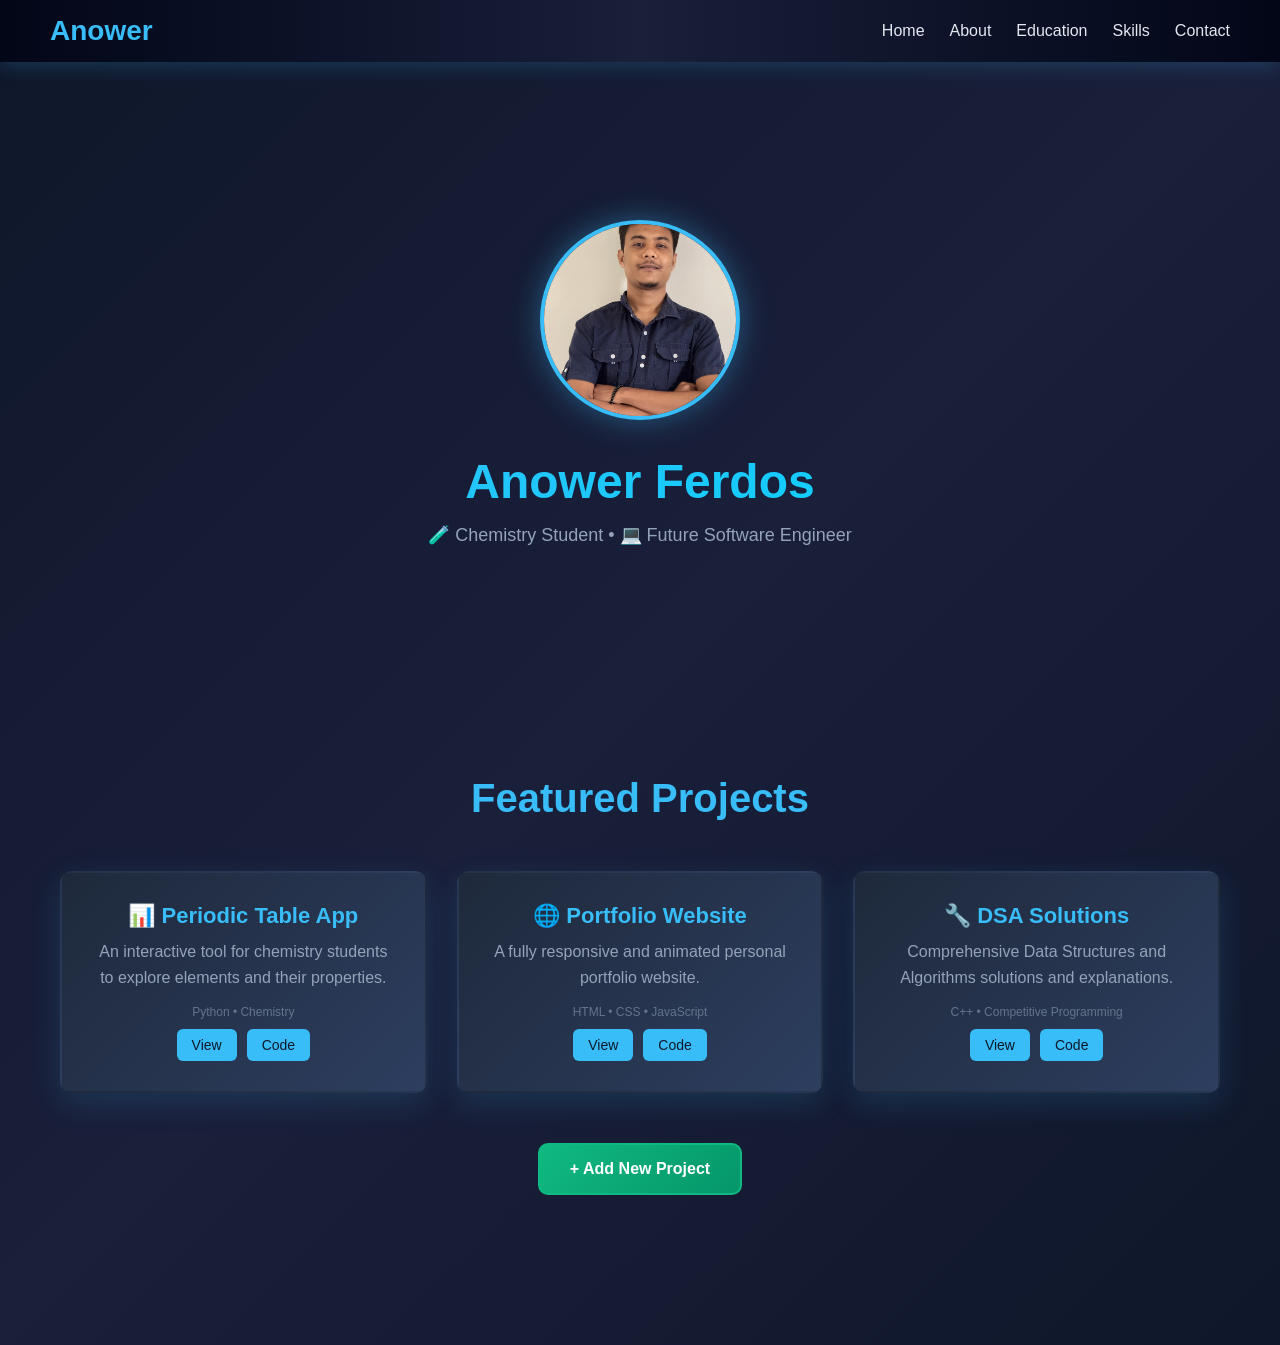
<file: index.html>
<!DOCTYPE html>
<html lang="en">
<head>
<meta charset="UTF-8">
<meta name="viewport" content="width=device-width, initial-scale=1.0">
<title>Anower Ferdos | Home</title>
<link rel="stylesheet" href="style.css">
</head>

<body>

<!-- NAVBAR -->
<nav class="navbar">
    <h2 class="logo">Anower</h2>
    <ul>
        <li><a href="index.html">Home</a></li>
        <li><a href="about.html">About</a></li>
        <li><a href="education.html">Education</a></li>
        <li><a href="skills.html">Skills</a></li>
        <li><a href="contact.html">Contact</a></li>
    </ul>
</nav>

<!-- HOME SECTION -->
<section class="home">
    <a href="https://www.instagram.com/anower_ferdos/" target="_blank">
        <img src="IMG_2143.JPG" class="profile" alt="Anower Ferdos">
    </a>
    <h1>Anower Ferdos</h1>
    <p>🧪 Chemistry Student • 💻 Future Software Engineer</p>
</section>

<!-- PROJECTS SECTION -->
<section id="projects" class="projects">
    <h2>Featured Projects</h2>
    <div class="project-grid">
        <div class="project-card">
            <h3>📊 Periodic Table App</h3>
            <p>An interactive tool for chemistry students to explore elements and their properties.</p>
            <div class="tech">Python • Chemistry</div>
            <div class="links">
                <a href="#" target="_blank">View</a>
                <a href="#" target="_blank">Code</a>
            </div>
        </div>
        
        <div class="project-card">
            <h3>🌐 Portfolio Website</h3>
            <p>A fully responsive and animated personal portfolio website.</p>
            <div class="tech">HTML • CSS • JavaScript</div>
            <div class="links">
                <a href="#" target="_blank">View</a>
                <a href="#" target="_blank">Code</a>
            </div>
        </div>

        <div class="project-card">
            <h3>🔧 DSA Solutions</h3>
            <p>Comprehensive Data Structures and Algorithms solutions and explanations.</p>
            <div class="tech">C++ • Competitive Programming</div>
            <div class="links">
                <a href="#" target="_blank">View</a>
                <a href="#" target="_blank">Code</a>
            </div>
        </div>
    </div>
    
    <!-- ADD NEW PROJECT BUTTON -->
    <button class="add-project-btn" onclick="addNewProject()">+ Add New Project</button>
</section>

<script>
function addNewProject() {
    const projectName = prompt("Enter project name:");
    if (!projectName) return;
    
    const projectDesc = prompt("Enter project description:");
    if (!projectDesc) return;
    
    const projectTech = prompt("Enter technologies used:");
    if (!projectTech) return;
    
    const newCard = document.createElement('div');
    newCard.className = 'project-card';
    newCard.innerHTML = `
        <h3>✨ ${projectName}</h3>
        <p>${projectDesc}</p>
        <div class="tech">${projectTech}</div>
        <div class="links">
            <a href="#" target="_blank">View</a>
            <a href="#" target="_blank">Code</a>
        </div>
    `;
    
    document.querySelector('.project-grid').appendChild(newCard);
    alert("Project added successfully!");
}
</script>

</body>
</html>
</file>
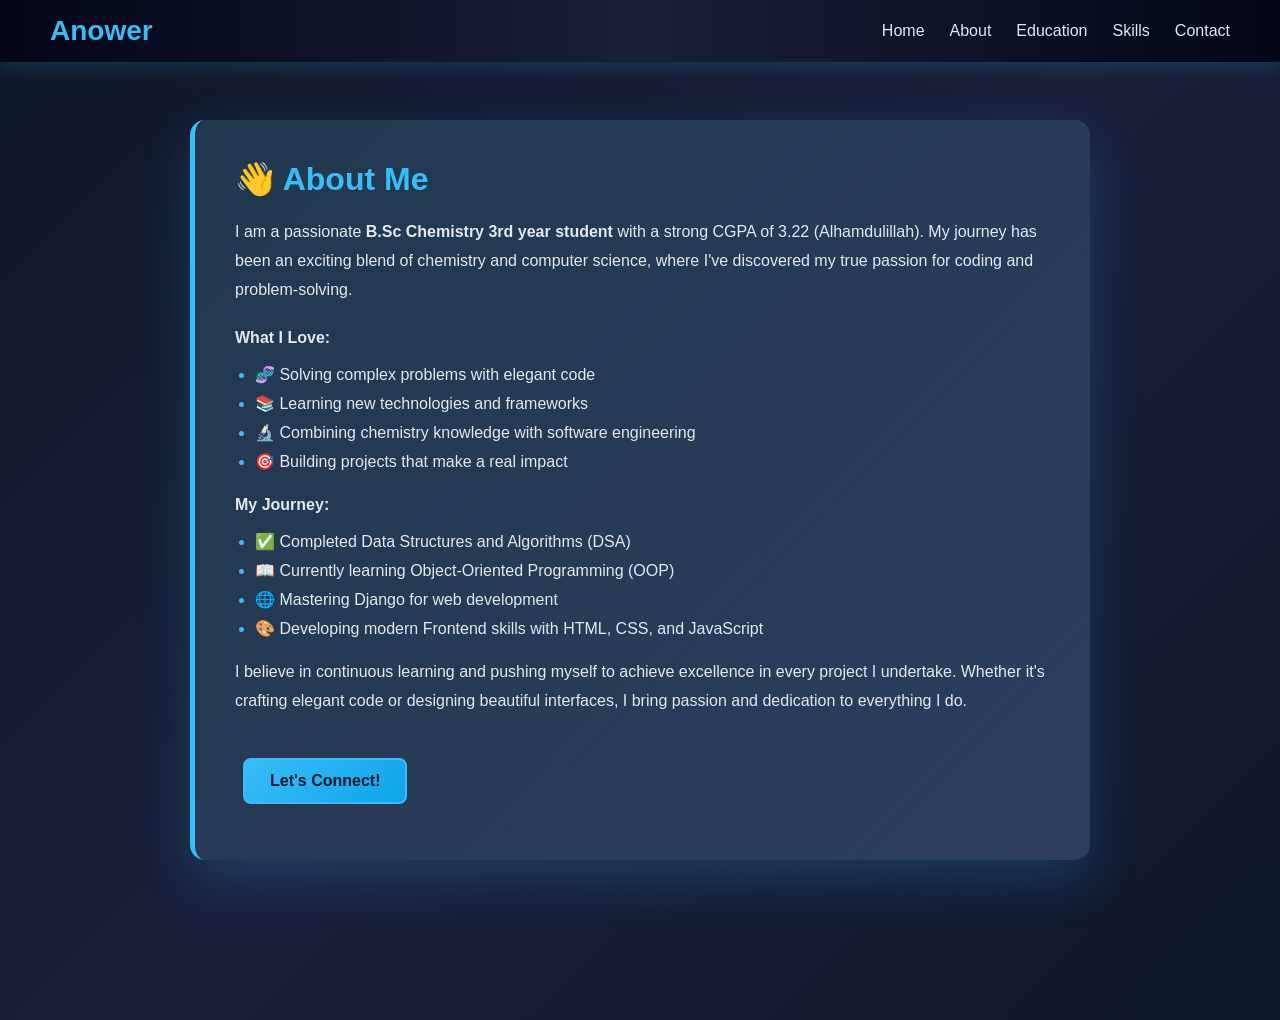
<file: about.html>
<!DOCTYPE html>
<html lang="en">
<head>
<meta charset="UTF-8">
<meta name="viewport" content="width=device-width, initial-scale=1.0">
<title>About - Anower Ferdos</title>
<link rel="stylesheet" href="style.css">
</head>

<body>

<!-- NAVBAR -->
<nav class="navbar">
    <h2 class="logo">Anower</h2>
    <ul>
        <li><a href="index.html">Home</a></li>
        <li><a href="about.html">About</a></li>
        <li><a href="education.html">Education</a></li>
        <li><a href="skills.html">Skills</a></li>
        <li><a href="contact.html">Contact</a></li>
    </ul>
</nav>

<!-- ABOUT SECTION -->
<div class="card">
    <h2>👋 About Me</h2>
    
    <p>
        I am a passionate <strong>B.Sc Chemistry 3rd year student</strong> with a strong CGPA of 3.22 (Alhamdulillah). 
        My journey has been an exciting blend of chemistry and computer science, where I've discovered my true passion for coding and problem-solving.
    </p>

    <p style="margin-top:20px;">
        <strong>What I Love:</strong>
    </p>
    <ul>
        <li>🧬 Solving complex problems with elegant code</li>
        <li>📚 Learning new technologies and frameworks</li>
        <li>🔬 Combining chemistry knowledge with software engineering</li>
        <li>🎯 Building projects that make a real impact</li>
    </ul>

    <p style="margin-top:20px;">
        <strong>My Journey:</strong>
    </p>
    <ul>
        <li>✅ Completed Data Structures and Algorithms (DSA)</li>
        <li>📖 Currently learning Object-Oriented Programming (OOP)</li>
        <li>🌐 Mastering Django for web development</li>
        <li>🎨 Developing modern Frontend skills with HTML, CSS, and JavaScript</li>
    </ul>

    <p style="margin-top:20px;">
        I believe in continuous learning and pushing myself to achieve excellence in every project I undertake. 
        Whether it's crafting elegant code or designing beautiful interfaces, I bring passion and dedication to everything I do.
    </p>

    <div style="margin-top:30px;">
        <a href="contact.html" class="btn">Let's Connect!</a>
    </div>
</div>

</body>
</html>
</file>
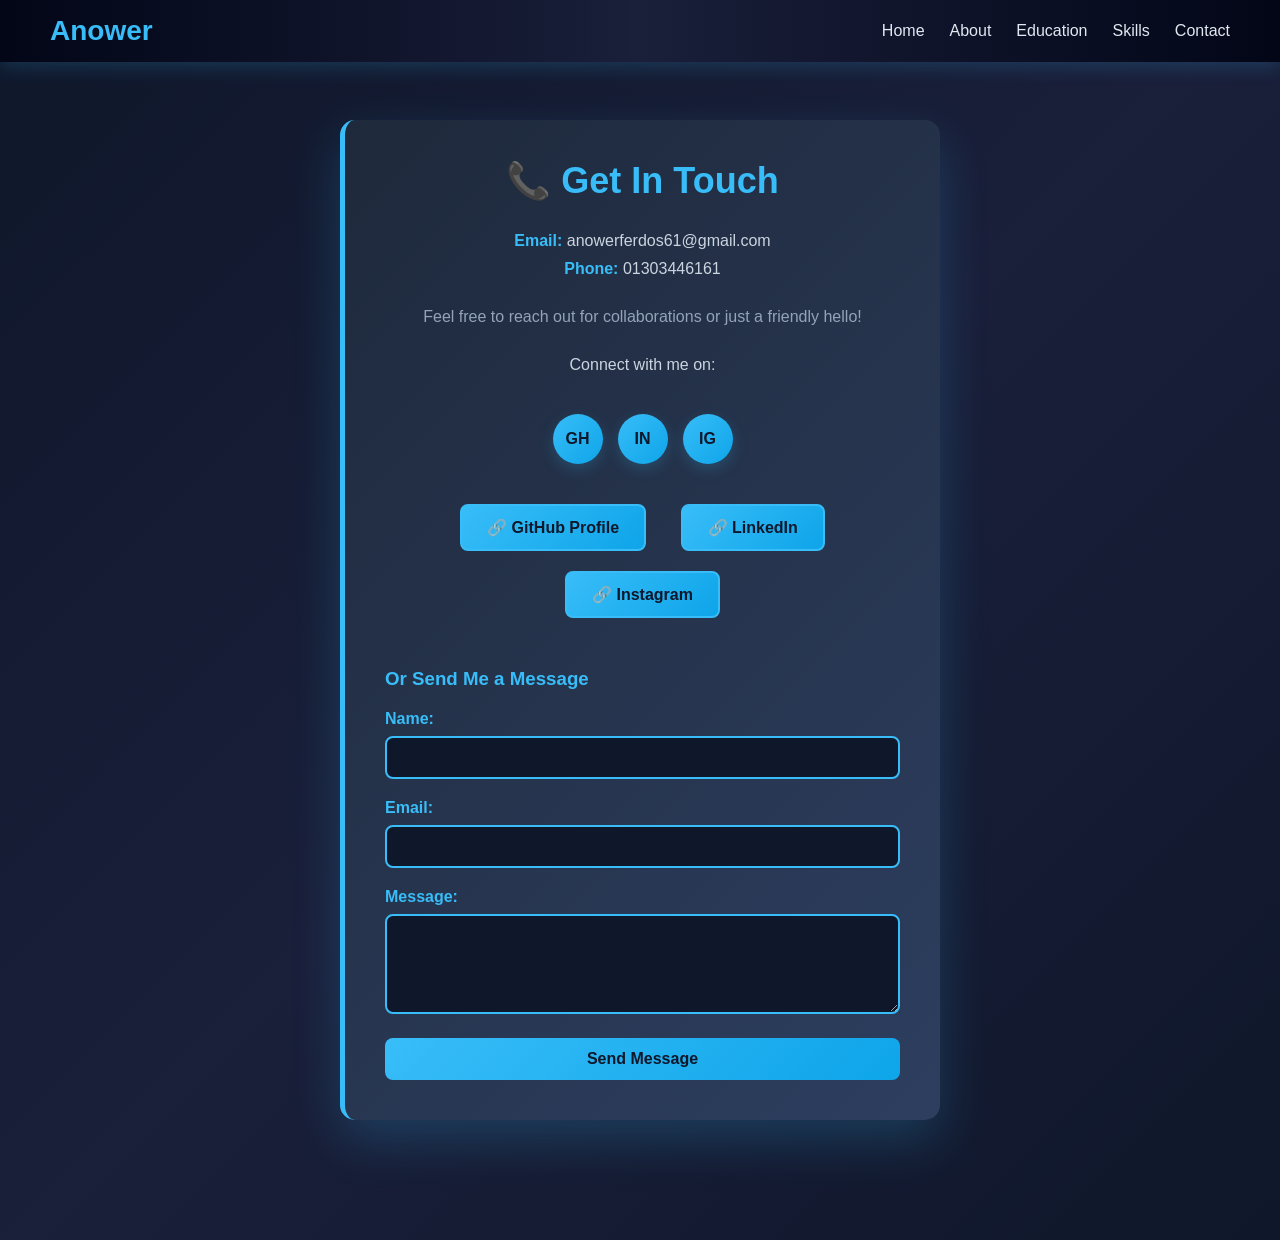
<file: contact.html>
<!DOCTYPE html>
<html lang="en">
<head>
<meta charset="UTF-8">
<meta name="viewport" content="width=device-width, initial-scale=1.0">
<title>Contact - Anower Ferdos</title>
<link rel="stylesheet" href="style.css">
<style>
    .contact-container {
        max-width:600px;
        margin:120px auto;
        padding:40px;
        background: linear-gradient(135deg, #1e293b 0%, #2d3e5f 100%);
        border-radius:15px;
        box-shadow: 0 20px 50px rgba(56, 189, 248, 0.2);
        animation: fadeInUp 0.8s ease;
        border-left:5px solid #38bdf8;
        text-align:center;
    }

    .contact-container h2 {
        color:#38bdf8;
        margin-bottom:30px;
        font-size:36px;
    }

    .contact-info {
        margin-bottom:25px;
    }

    .contact-info p {
        color:#cbd5e1;
        font-size:16px;
        margin:10px 0;
    }

    .contact-info strong {
        color:#38bdf8;
        font-weight:600;
    }

    .social-links {
        display:flex;
        justify-content:center;
        flex-wrap:wrap;
        gap:15px;
        margin-top:40px;
    }

    .social-links a {
        display:flex;
        align-items:center;
        justify-content:center;
        width:50px;
        height:50px;
        background: linear-gradient(135deg, #38bdf8, #0ea5e9);
        color:#0f172a;
        text-decoration:none;
        border-radius:50%;
        font-weight:600;
        transition:0.3s;
        box-shadow: 0 5px 15px rgba(56, 189, 248, 0.2);
    }

    .social-links a:hover {
        transform:scale(1.15) rotate(5deg);
        box-shadow: 0 10px 30px rgba(56, 189, 248, 0.4);
    }

    .link-btn {
        display:inline-block;
        margin:10px 15px;
        padding:12px 25px;
        background: linear-gradient(135deg, #38bdf8, #0ea5e9);
        color:#0f172a;
        text-decoration:none;
        border-radius:8px;
        font-weight:600;
        transition:0.3s;
        border:2px solid #38bdf8;
    }

    .link-btn:hover {
        transform:translateY(-5px);
        box-shadow: 0 10px 30px rgba(56, 189, 248, 0.4);
    }

    .contact-form {
        margin-top:40px;
        text-align:left;
    }

    .form-group {
        margin-bottom:20px;
    }

    .form-group label {
        display:block;
        color:#38bdf8;
        margin-bottom:8px;
        font-weight:600;
    }

    .form-group input,
    .form-group textarea {
        width:100%;
        padding:12px;
        background:#0f172a;
        border:2px solid #38bdf8;
        border-radius:8px;
        color:#e2e8f0;
        font-family:inherit;
        transition:0.3s;
    }

    .form-group input:focus,
    .form-group textarea:focus {
        outline:none;
        border-color:#0ea5e9;
        box-shadow: 0 0 10px rgba(56, 189, 248, 0.3);
    }

    .form-group textarea {
        resize:vertical;
        min-height:100px;
    }

    .submit-btn {
        width:100%;
        padding:12px;
        background: linear-gradient(135deg, #38bdf8, #0ea5e9);
        color:#0f172a;
        border:none;
        border-radius:8px;
        font-weight:600;
        font-size:16px;
        cursor:pointer;
        transition:0.3s;
    }

    .submit-btn:hover {
        transform:translateY(-3px);
        box-shadow: 0 10px 30px rgba(56, 189, 248, 0.4);
    }
</style>
</head>

<body>

<!-- NAVBAR -->
<nav class="navbar">
    <h2 class="logo">Anower</h2>
    <ul>
        <li><a href="index.html">Home</a></li>
        <li><a href="about.html">About</a></li>
        <li><a href="education.html">Education</a></li>
        <li><a href="skills.html">Skills</a></li>
        <li><a href="contact.html">Contact</a></li>
    </ul>
</nav>

<!-- CONTACT SECTION -->
<div class="contact-container">
    <h2>📞 Get In Touch</h2>

    <div class="contact-info">
        <p><strong>Email:</strong> anowerferdos61@gmail.com</p>
        <p><strong>Phone:</strong> 01303446161</p>
        <p style="margin-top:30px; color:#94a3b8;">
            Feel free to reach out for collaborations or just a friendly hello!
        </p>
    </div>

    <!-- Social Links -->
    <div style="margin-top:30px;">
        <p style="color:#cbd5e1; margin-bottom:20px;">Connect with me on:</p>
        <div class="social-links">
            <a href="https://github.com/anowerferdos61-cell" target="_blank" title="GitHub">GH</a>
            <a href="https://www.linkedin.com/in/anower-ferdos-70a7a82ab/" target="_blank" title="LinkedIn">IN</a>
            <a href="https://www.instagram.com/anower_ferdos/" target="_blank" title="Instagram">IG</a>
        </div>
    </div>

    <!-- Direct Links -->
    <div style="margin-top:30px;">
        <a href="https://github.com/anowerferdos61-cell" target="_blank" class="link-btn">🔗 GitHub Profile</a>
        <a href="https://www.linkedin.com/in/anower-ferdos-70a7a82ab/" target="_blank" class="link-btn">🔗 LinkedIn</a>
        <a href="https://www.instagram.com/anower_ferdos/" target="_blank" class="link-btn">🔗 Instagram</a>
    </div>

    <!-- Contact Form -->
    <form class="contact-form" onsubmit="handleSubmit(event)">
        <h3 style="color:#38bdf8; margin-bottom:20px;">Or Send Me a Message</h3>
        
        <div class="form-group">
            <label for="name">Name:</label>
            <input type="text" id="name" name="name" required>
        </div>

        <div class="form-group">
            <label for="email">Email:</label>
            <input type="email" id="email" name="email" required>
        </div>

        <div class="form-group">
            <label for="message">Message:</label>
            <textarea id="message" name="message" required></textarea>
        </div>

        <button type="submit" class="submit-btn">Send Message</button>
    </form>
</div>

<script>
function handleSubmit(event) {
    event.preventDefault();
    
    const name = document.getElementById('name').value;
    const email = document.getElementById('email').value;
    const message = document.getElementById('message').value;
    
    // Construct mailto link
    const mailtoLink = `mailto:anowerferdos61@gmail.com?subject=Message from ${encodeURIComponent(name)}&body=${encodeURIComponent(message + '\n\nFrom: ' + email)}`;
    
    // Open mail client
    window.location.href = mailtoLink;
    
    // Show alert
    alert('Opening your mail client...');
}
</script>

</body>
</html>
</file>
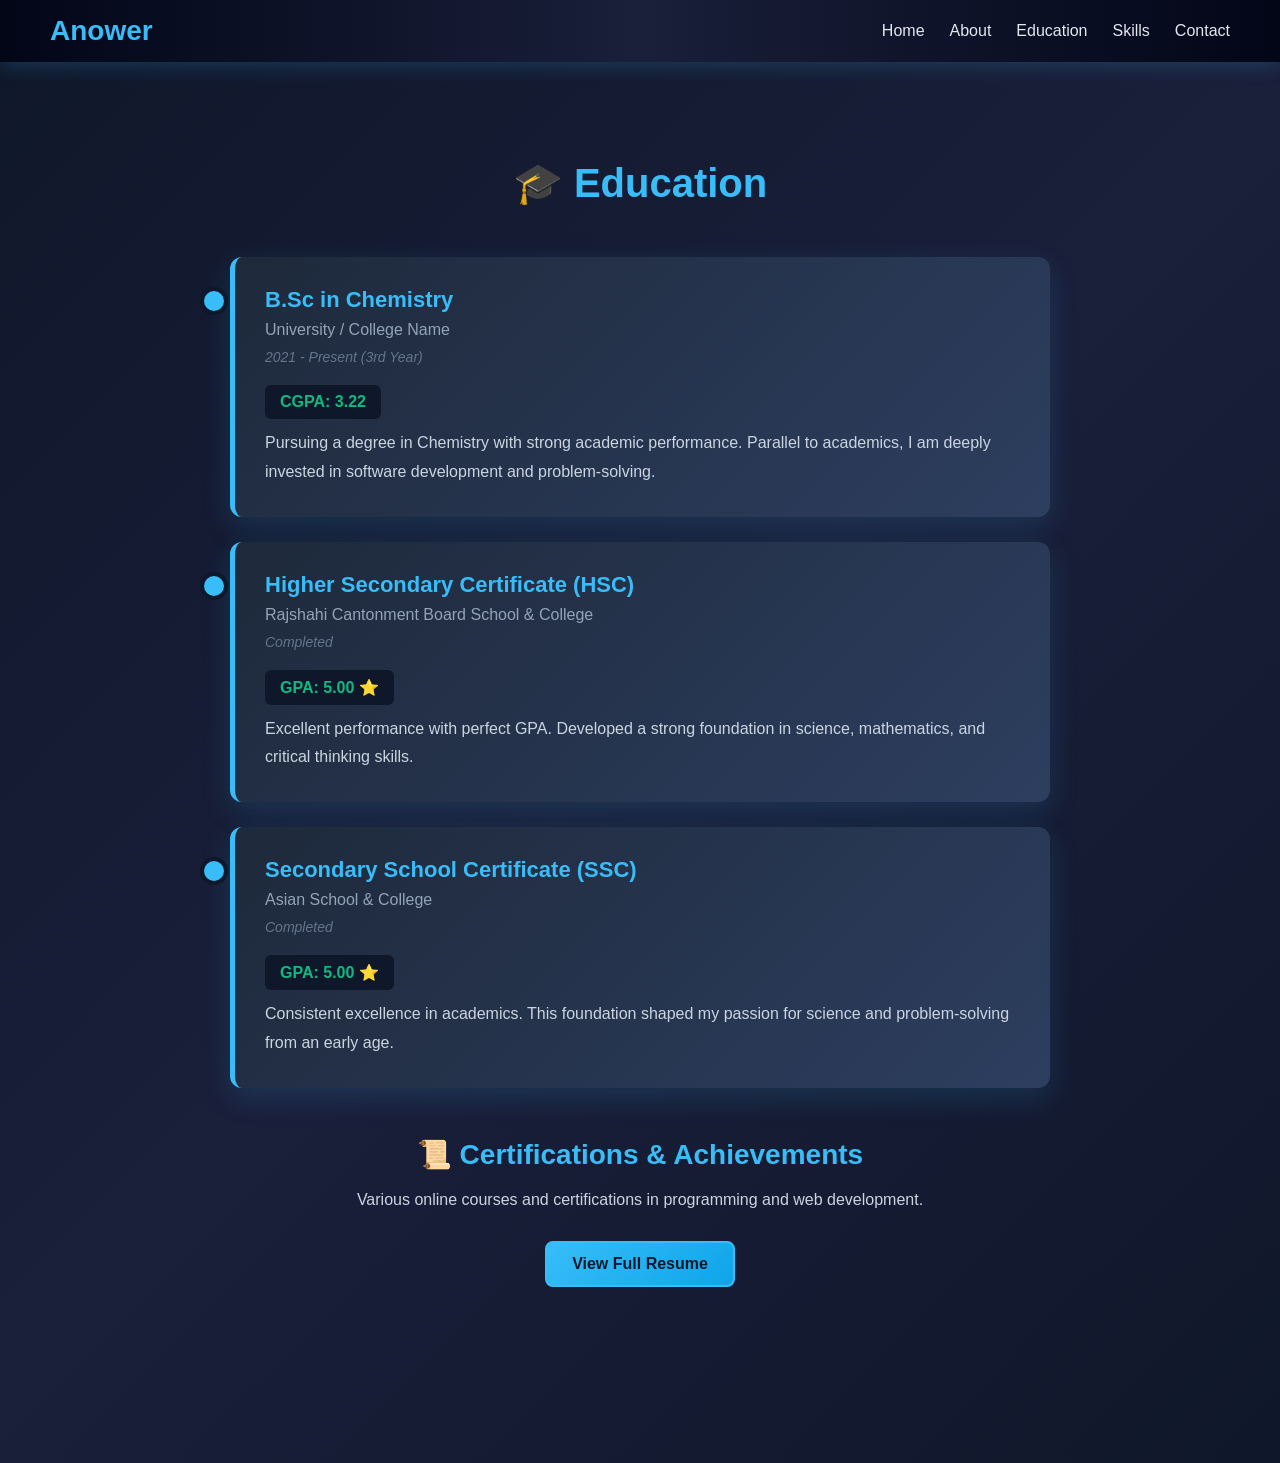
<file: education.html>
<!DOCTYPE html>
<html lang="en">
<head>
<meta charset="UTF-8">
<meta name="viewport" content="width=device-width, initial-scale=1.0">
<title>Education - Anower Ferdos</title>
<link rel="stylesheet" href="style.css">
<style>
    .education-timeline {
        max-width:900px;
        margin:120px auto;
        padding:40px;
    }

    .education-timeline h2 {
        color:#38bdf8;
        text-align:center;
        margin-bottom:50px;
        font-size:40px;
        animation: fadeInDown 0.8s ease;
    }

    .education-item {
        background: linear-gradient(135deg, #1e293b 0%, #2d3e5f 100%);
        padding:30px;
        margin-bottom:25px;
        border-radius:12px;
        border-left:5px solid #38bdf8;
        box-shadow: 0 10px 30px rgba(56, 189, 248, 0.15);
        animation: slideInLeft 0.6s ease;
        transition:0.3s;
        position:relative;
    }

    .education-item:hover {
        transform:translateY(-8px);
        box-shadow: 0 20px 50px rgba(56, 189, 248, 0.25);
    }

    .education-item::before {
        content:'';
        position:absolute;
        left:-35px;
        top:30px;
        width:20px;
        height:20px;
        background:#38bdf8;
        border-radius:50%;
        border:4px solid #0f172a;
    }

    .education-item h3 {
        color:#38bdf8;
        font-size:22px;
        margin-bottom:8px;
    }

    .education-item .institution {
        color:#94a3b8;
        font-size:16px;
        margin-bottom:10px;
    }

    .education-item .year {
        color:#64748b;
        font-size:14px;
        font-style:italic;
        margin-bottom:10px;
    }

    .education-item .gpa {
        background:#0f172a;
        padding:8px 15px;
        border-radius:6px;
        display:inline-block;
        color:#10b981;
        font-weight:600;
        margin-top:10px;
    }

    .education-item p {
        color:#cbd5e1;
        line-height:1.8;
        margin-top:10px;
    }

    @media(max-width:768px) {
        .education-item::before {
            display:none;
        }
    }
</style>
</head>

<body>

<!-- NAVBAR -->
<nav class="navbar">
    <h2 class="logo">Anower</h2>
    <ul>
        <li><a href="index.html">Home</a></li>
        <li><a href="about.html">About</a></li>
        <li><a href="education.html">Education</a></li>
        <li><a href="skills.html">Skills</a></li>
        <li><a href="contact.html">Contact</a></li>
    </ul>
</nav>

<!-- EDUCATION SECTION -->
<div class="education-timeline">
    <h2>🎓 Education</h2>

    <!-- B.Sc Degree -->
    <div class="education-item">
        <h3>B.Sc in Chemistry</h3>
        <div class="institution">University / College Name</div>
        <div class="year">2021 - Present (3rd Year)</div>
        <div class="gpa">CGPA: 3.22</div>
        <p>
            Pursuing a degree in Chemistry with strong academic performance. 
            Parallel to academics, I am deeply invested in software development and problem-solving.
        </p>
    </div>

    <!-- HSC -->
    <div class="education-item">
        <h3>Higher Secondary Certificate (HSC)</h3>
        <div class="institution">Rajshahi Cantonment Board School & College</div>
        <div class="year">Completed</div>
        <div class="gpa">GPA: 5.00 ⭐</div>
        <p>
            Excellent performance with perfect GPA. Developed a strong foundation in science, 
            mathematics, and critical thinking skills.
        </p>
    </div>

    <!-- SSC -->
    <div class="education-item">
        <h3>Secondary School Certificate (SSC)</h3>
        <div class="institution">Asian School & College</div>
        <div class="year">Completed</div>
        <div class="gpa">GPA: 5.00 ⭐</div>
        <p>
            Consistent excellence in academics. This foundation shaped my passion for 
            science and problem-solving from an early age.
        </p>
    </div>

    <!-- Additional Certifications Section -->
    <div style="margin-top:50px; text-align:center;">
        <h2 style="color:#38bdf8; font-size:28px; margin-bottom:20px;">📜 Certifications & Achievements</h2>
        <p style="color:#cbd5e1; margin-bottom:20px;">
            Various online courses and certifications in programming and web development.
        </p>
        <a href="contact.html" class="btn">View Full Resume</a>
    </div>
</div>

</body>
</html>
</file>
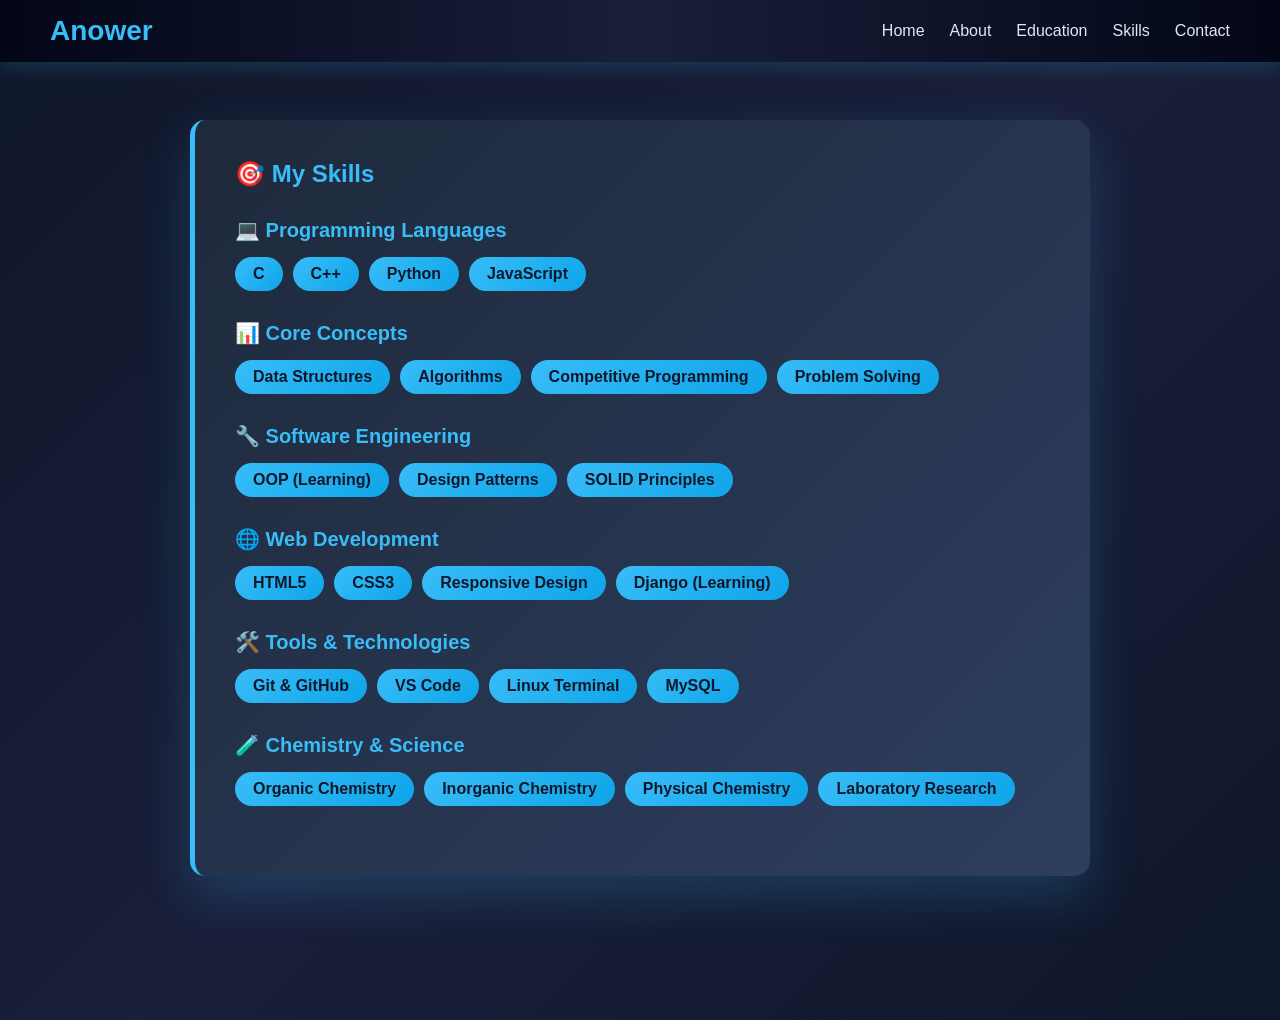
<file: skills.html>
<!DOCTYPE html>
<html lang="en">
<head>
<meta charset="UTF-8">
<meta name="viewport" content="width=device-width, initial-scale=1.0">
<title>Skills - Anower Ferdos</title>
<link rel="stylesheet" href="style.css">
<style>
    .skills-container {
        max-width:900px;
        margin:120px auto;
        padding:40px;
        background: linear-gradient(135deg, #1e293b 0%, #2d3e5f 100%);
        border-radius:15px;
        box-shadow: 0 20px 50px rgba(56, 189, 248, 0.2);
        animation: fadeInUp 0.8s ease;
        border-left:5px solid #38bdf8;
    }

    .skill-category {
        margin-bottom:30px;
    }

    .skill-category h3 {
        color:#38bdf8;
        margin-bottom:15px;
        font-size:20px;
    }

    .skill-list {
        display:flex;
        flex-wrap:wrap;
        gap:10px;
    }

    .skill-tag {
        background: linear-gradient(135deg, #38bdf8, #0ea5e9);
        color:#0f172a;
        padding:8px 18px;
        border-radius:20px;
        font-weight:600;
        transition:0.3s;
        animation: slideInLeft 0.6s ease;
    }

    .skill-tag:hover {
        transform:scale(1.1);
        box-shadow: 0 5px 20px rgba(56, 189, 248, 0.4);
    }
</style>
</head>

<body>

<!-- NAVBAR -->
<nav class="navbar">
    <h2 class="logo">Anower</h2>
    <ul>
        <li><a href="index.html">Home</a></li>
        <li><a href="about.html">About</a></li>
        <li><a href="education.html">Education</a></li>
        <li><a href="skills.html">Skills</a></li>
        <li><a href="contact.html">Contact</a></li>
    </ul>
</nav>

<!-- SKILLS SECTION -->
<div class="skills-container">
    <h2 style="color:#38bdf8; margin-bottom:30px;">🎯 My Skills</h2>

    <div class="skill-category">
        <h3>💻 Programming Languages</h3>
        <div class="skill-list">
            <span class="skill-tag">C</span>
            <span class="skill-tag">C++</span>
            <span class="skill-tag">Python</span>
            <span class="skill-tag">JavaScript</span>
        </div>
    </div>

    <div class="skill-category">
        <h3>📊 Core Concepts</h3>
        <div class="skill-list">
            <span class="skill-tag">Data Structures</span>
            <span class="skill-tag">Algorithms</span>
            <span class="skill-tag">Competitive Programming</span>
            <span class="skill-tag">Problem Solving</span>
        </div>
    </div>

    <div class="skill-category">
        <h3>🔧 Software Engineering</h3>
        <div class="skill-list">
            <span class="skill-tag">OOP (Learning)</span>
            <span class="skill-tag">Design Patterns</span>
            <span class="skill-tag">SOLID Principles</span>
        </div>
    </div>

    <div class="skill-category">
        <h3>🌐 Web Development</h3>
        <div class="skill-list">
            <span class="skill-tag">HTML5</span>
            <span class="skill-tag">CSS3</span>
            <span class="skill-tag">Responsive Design</span>
            <span class="skill-tag">Django (Learning)</span>
        </div>
    </div>

    <div class="skill-category">
        <h3>🛠️ Tools & Technologies</h3>
        <div class="skill-list">
            <span class="skill-tag">Git & GitHub</span>
            <span class="skill-tag">VS Code</span>
            <span class="skill-tag">Linux Terminal</span>
            <span class="skill-tag">MySQL</span>
        </div>
    </div>

    <div class="skill-category">
        <h3>🧪 Chemistry & Science</h3>
        <div class="skill-list">
            <span class="skill-tag">Organic Chemistry</span>
            <span class="skill-tag">Inorganic Chemistry</span>
            <span class="skill-tag">Physical Chemistry</span>
            <span class="skill-tag">Laboratory Research</span>
        </div>
    </div>
</div>

</body>
</html>
</file>
<file: style.css>
/* Reset */

*{
    margin:0;
    padding:0;
    box-sizing:border-box;
    font-family: 'Segoe UI', Tahoma, Geneva, Verdana, sans-serif;
}

/* Smooth scroll */

html{
    scroll-behavior:smooth;
}

/* Body */

body{
    background: linear-gradient(135deg, #0f172a 0%, #1a1f3a 50%, #0f172a 100%);
    color:#e2e8f0;
    min-height:100vh;
}

/* ANIMATIONS */

@keyframes fadeInDown {
    from {
        opacity: 0;
        transform: translateY(-30px);
    }
    to {
        opacity: 1;
        transform: translateY(0);
    }
}

@keyframes fadeInUp {
    from {
        opacity: 0;
        transform: translateY(30px);
    }
    to {
        opacity: 1;
        transform: translateY(0);
    }
}

@keyframes slideInLeft {
    from {
        opacity: 0;
        transform: translateX(-50px);
    }
    to {
        opacity: 1;
        transform: translateX(0);
    }
}

@keyframes slideInRight {
    from {
        opacity: 0;
        transform: translateX(50px);
    }
    to {
        opacity: 1;
        transform: translateX(0);
    }
}

@keyframes pulse {
    0%, 100% {
        transform: scale(1);
    }
    50% {
        transform: scale(1.05);
    }
}

@keyframes float {
    0%, 100% {
        transform: translateY(0px);
    }
    50% {
        transform: translateY(-10px);
    }
}

@keyframes glow {
    0%, 100% {
        box-shadow: 0 0 10px rgba(56, 189, 248, 0.3);
    }
    50% {
        box-shadow: 0 0 20px rgba(56, 189, 248, 0.6);
    }
}

@keyframes shimmer {
    0% {
        background-position: -1000px 0;
    }
    100% {
        background-position: 1000px 0;
    }
}


/* NAVBAR */

.navbar{
    position:fixed;
    top:0;
    width:100%;
    display:flex;
    justify-content:space-between;
    align-items:center;
    padding:15px 50px;
    background: linear-gradient(90deg, #020617 0%, #1a1f3a 50%, #020617 100%);
    box-shadow: 0 4px 20px rgba(56, 189, 248, 0.2);
    z-index:1000;
    animation: fadeInDown 0.8s ease;
}

.logo{
    color:#38bdf8;
    font-size:28px;
    font-weight:700;
    animation: slideInLeft 0.8s ease;
    transition:0.3s;
}

.logo:hover{
    text-shadow: 0 0 10px rgba(56, 189, 248, 0.6);
}

.navbar ul{
    list-style:none;
    display:flex;
}

.navbar ul li{
    margin-left:25px;
    animation: fadeInDown 0.8s ease;
}

.navbar ul li a{
    text-decoration:none;
    color:#e2e8f0;
    font-weight:500;
    transition:0.3s;
    position:relative;
}

.navbar ul li a::after{
    content:'';
    position:absolute;
    bottom:-5px;
    left:0;
    width:0;
    height:2px;
    background:#38bdf8;
    transition:0.3s;
}

.navbar ul li a:hover{
    color:#38bdf8;
}

.navbar ul li a:hover::after{
    width:100%;
}


/* HOME SECTION */

.home{
    text-align:center;
    margin-top:140px;
    padding:80px 20px;
    animation: fadeInUp 1s ease;
}

.profile{
    width:200px;
    height:200px;
    border-radius:50%;
    border:4px solid #38bdf8;
    object-fit:cover;
    transition:0.4s;
    animation: float 3s ease-in-out infinite;
    box-shadow: 0 0 30px rgba(56, 189, 248, 0.4);
}

.profile:hover{
    transform:scale(1.1);
    box-shadow: 0 0 50px rgba(56, 189, 248, 0.8);
    animation: none;
}

.home h1{
    margin-top:30px;
    font-size:48px;
    animation: fadeInDown 1s ease 0.3s backwards;
    background: linear-gradient(135deg, #38bdf8, #00d4ff);
    -webkit-background-clip: text;
    -webkit-text-fill-color: transparent;
    background-clip: text;
}

.home p{
    margin-top:15px;
    color:#94a3b8;
    font-size:18px;
    animation: fadeInUp 1s ease 0.5s backwards;
}


/* CARD SECTION */

.card{
    max-width:900px;
    margin:120px auto;
    background: linear-gradient(135deg, #1e293b 0%, #2d3e5f 100%);
    padding:40px;
    border-radius:15px;
    box-shadow: 0 20px 50px rgba(56, 189, 248, 0.2);
    animation: fadeInUp 0.8s ease;
    border-left:5px solid #38bdf8;
    transition:0.3s;
    position:relative;
}

.card::before{
    content:'';
    position:absolute;
    top:0;
    left:0;
    right:0;
    bottom:0;
    border-radius:15px;
    background: linear-gradient(135deg, rgba(56, 189, 248, 0.1) 0%, transparent 100%);
    pointer-events:none;
}

.card:hover{
    transform: translateY(-10px);
    box-shadow: 0 30px 70px rgba(56, 189, 248, 0.3);
}

.card h2{
    color:#38bdf8;
    margin-bottom:20px;
    font-size:32px;
    position:relative;
    z-index:1;
}

.card p{
    margin:12px 0;
    line-height:1.8;
    position:relative;
    z-index:1;
}

.card ul{
    margin-left:20px;
}

.card ul li{
    margin:10px 0;
    position:relative;
    z-index:1;
    animation: slideInRight 0.6s ease;
}

.card ul li::marker{
    color:#38bdf8;
}


/* CONTACT LINKS */

.card a, .btn{
    display:inline-block;
    margin:12px 8px;
    padding:12px 25px;
    background: linear-gradient(135deg, #38bdf8, #0ea5e9);
    color:#0f172a;
    text-decoration:none;
    border-radius:8px;
    transition:0.3s;
    font-weight:600;
    border:2px solid #38bdf8;
    cursor:pointer;
    position:relative;
    overflow:hidden;
}

.card a::before, .btn::before{
    content:'';
    position:absolute;
    top:0;
    left:-100%;
    width:100%;
    height:100%;
    background: linear-gradient(90deg, transparent, rgba(255,255,255,0.3), transparent);
    transition:0.5s;
}

.card a:hover::before, .btn:hover::before{
    left:100%;
}

.card a:hover, .btn:hover{
    transform:translateY(-5px);
    box-shadow: 0 10px 30px rgba(56, 189, 248, 0.4);
}

/* ADD PROJECT BUTTON */

.add-project-btn{
    background: linear-gradient(135deg, #10b981, #059669);
    border:2px solid #10b981;
    padding:15px 30px;
    border-radius:10px;
    color:white;
    font-size:16px;
    font-weight:600;
    cursor:pointer;
    transition:0.3s;
    display:inline-block;
}

.add-project-btn:hover{
    transform:scale(1.05);
    box-shadow: 0 10px 30px rgba(16, 185, 129, 0.4);
}

/* MOBILE RESPONSIVE */

@media(max-width:768px){

.navbar{
    flex-direction:column;
    padding:15px;
}

.navbar ul{
    margin-top:15px;
    flex-wrap:wrap;
    justify-content:center;
}

.navbar ul li{
    margin-left:10px;
    margin-right:10px;
}

.home h1{
    font-size:32px;
}

.home p{
    font-size:16px;
}

.card{
    margin:100px 15px;
    padding:25px;
}

.projects{
    margin:80px auto;
    padding:30px 15px;
}

.project-grid{
    grid-template-columns:1fr;
    gap:20px;
}

.projects h2{
    font-size:28px;
}

}
/* PROJECTS SECTION */

.projects{
    max-width:1200px;
    margin:100px auto;
    padding:50px 20px;
    text-align:center;
    animation: fadeInUp 0.8s ease;
}

.projects h2{
    color:#38bdf8;
    margin-bottom:50px;
    font-size:40px;
    animation: fadeInDown 0.8s ease;
}

/* GRID */

.project-grid{
    display:grid;
    grid-template-columns:repeat(auto-fit,minmax(300px,1fr));
    gap:30px;
    margin-bottom:50px;
}

/* PROJECT CARD */

.project-card{
    background: linear-gradient(135deg, #1e293b, #2d3e5f);
    padding:30px;
    border-radius:12px;
    box-shadow: 0 10px 30px rgba(56, 189, 248, 0.15);
    transition:0.4s;
    animation: slideInLeft 0.6s ease;
    position:relative;
    overflow:hidden;
    border:2px solid transparent;
    cursor:pointer;
}

.project-card::before{
    content:'';
    position:absolute;
    top:0;
    left:-100%;
    width:100%;
    height:100%;
    background: linear-gradient(90deg, transparent, rgba(56, 189, 248, 0.2), transparent);
    transition:0.5s;
}

.project-card:hover::before{
    left:100%;
}

.project-card:hover{
    transform:translateY(-15px);
    box-shadow: 0 25px 60px rgba(56, 189, 248, 0.3);
    border-color:#38bdf8;
}

.project-card h3{
    color:#38bdf8;
    margin-bottom:12px;
    font-size:22px;
}

.project-card p{
    color:#cbd5e1;
    margin-bottom:15px;
    line-height:1.6;
}

.project-card .tech{
    font-size:12px;
    color:#64748b;
    margin-bottom:10px;
}

.project-card .links{
    display:flex;
    gap:10px;
    justify-content:center;
}

.project-card a{
    padding:8px 15px;
    font-size:14px;
    background:#38bdf8;
    color:#0f172a;
    text-decoration:none;
    border-radius:6px;
    transition:0.3s;
    border:none;
    display:inline-block;
}

.project-card a:hover{
    background:#0ea5e9;
}

.project-card h3{
    color:#38bdf8;
    margin-bottom:10px;
}

.project-card p{
    color:#94a3b8;
    line-height:1.6;
}
</file>
